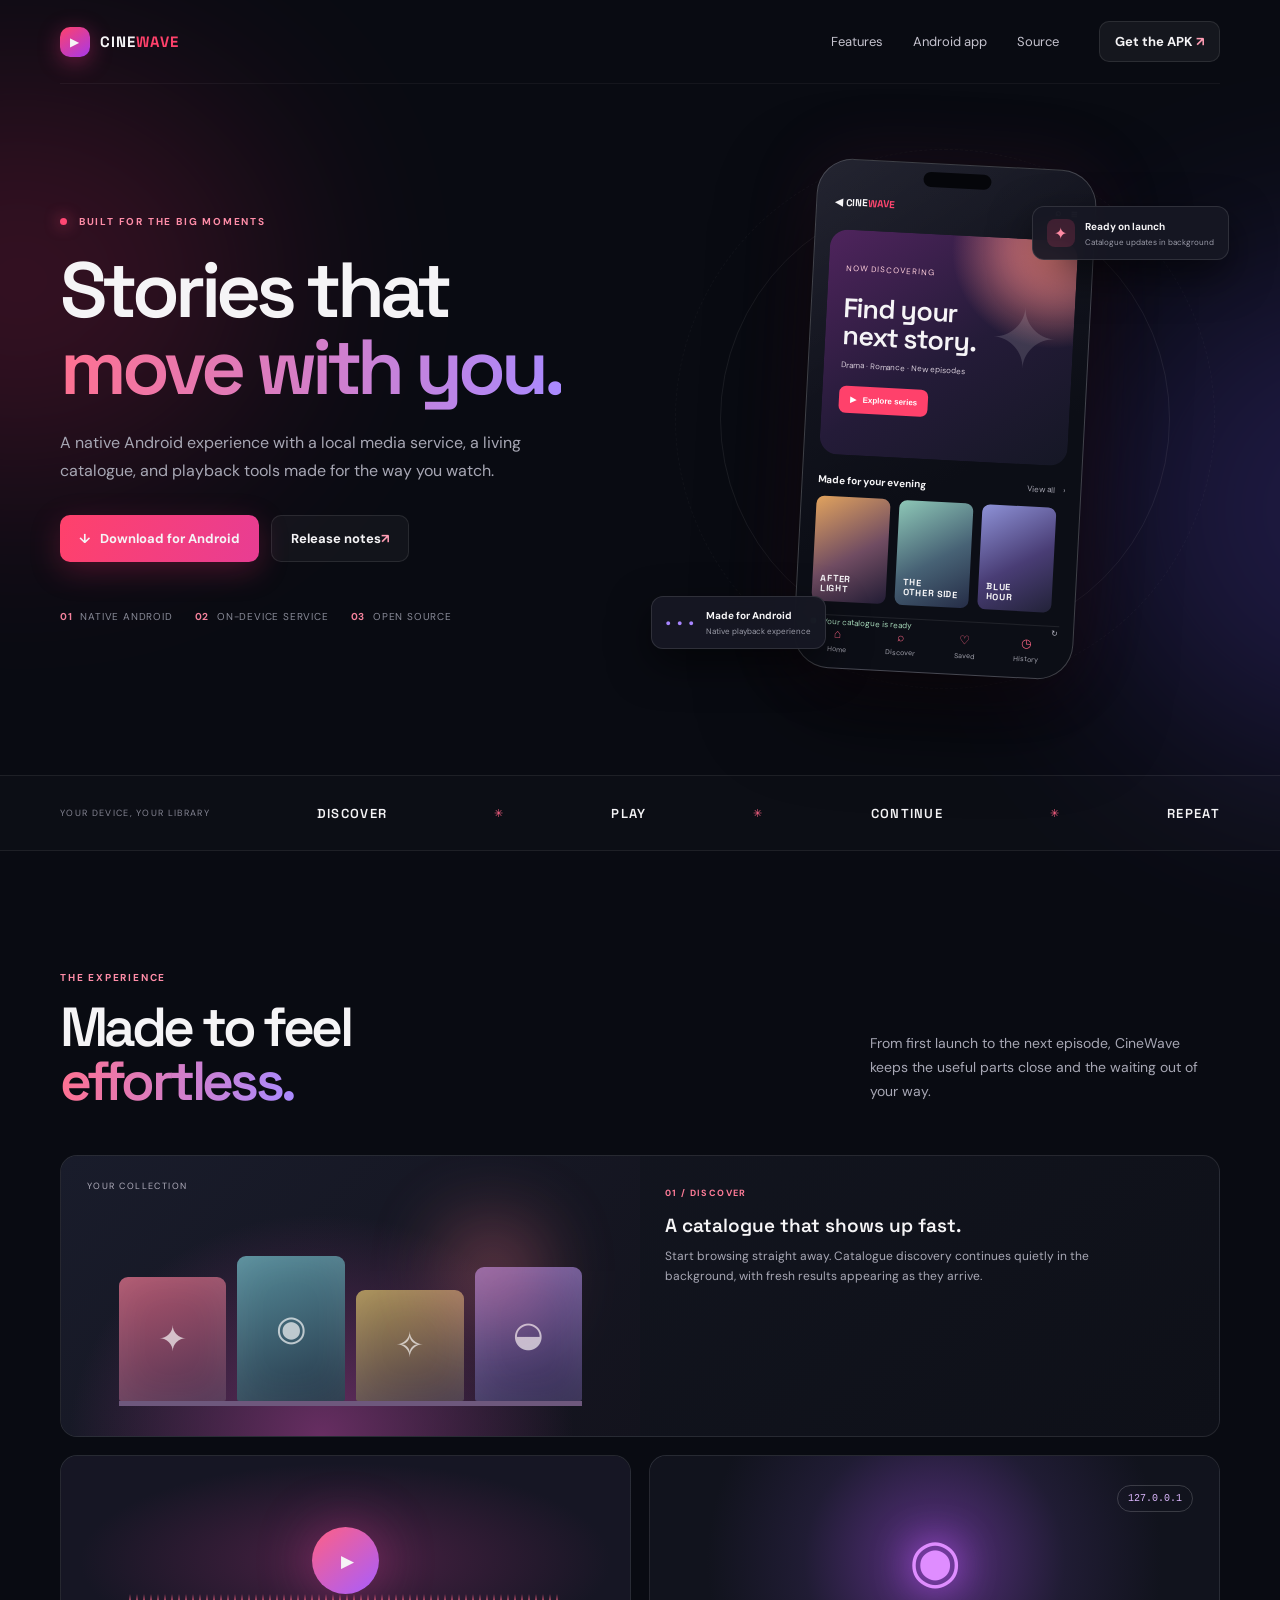
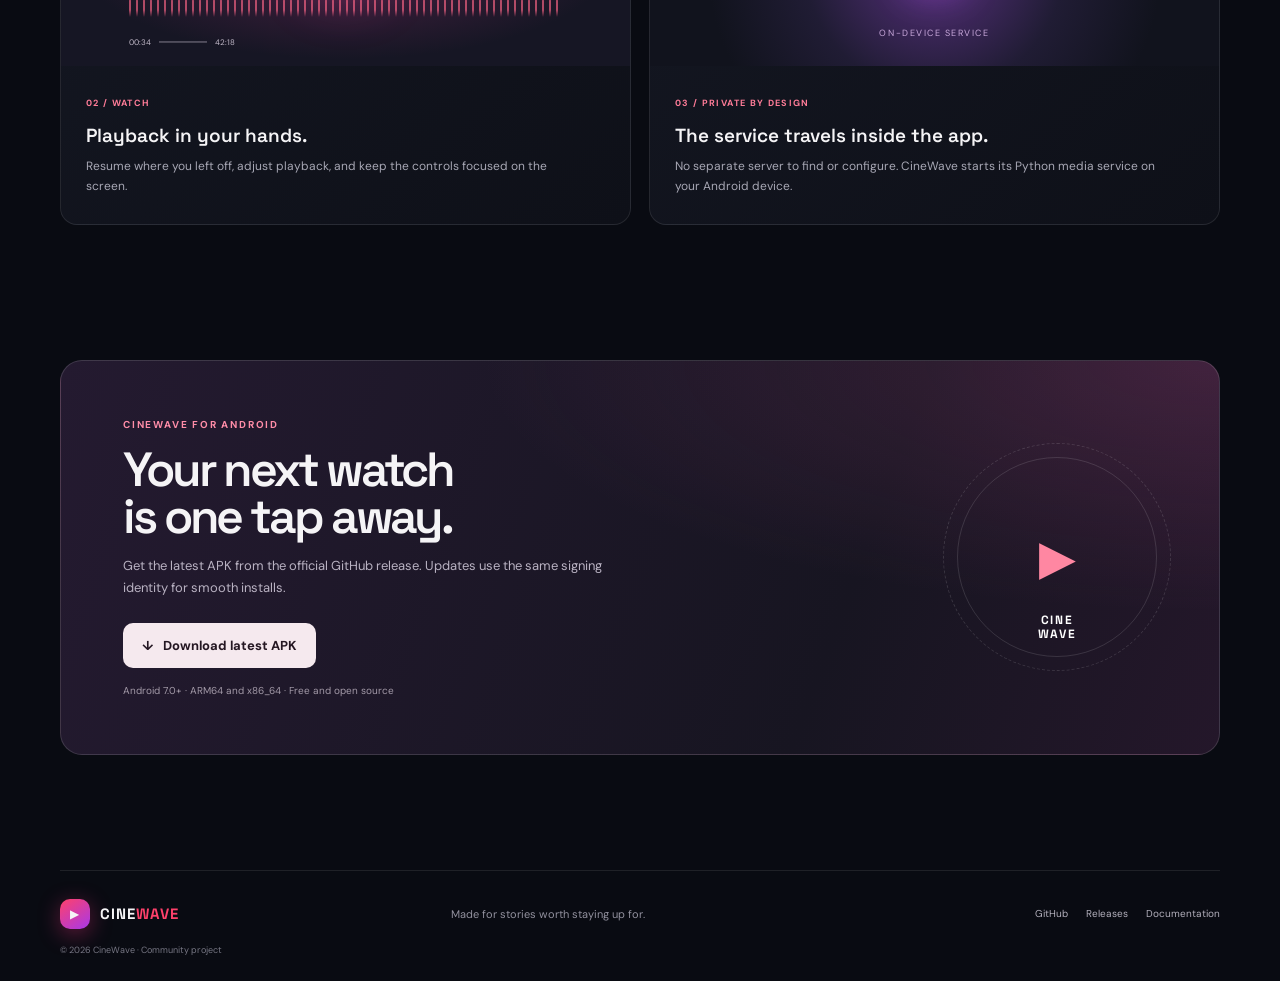
<file: docs/index.html>
<!doctype html>
<html lang="en">
<head>
  <meta charset="utf-8">
  <meta name="viewport" content="width=device-width, initial-scale=1">
  <meta name="theme-color" content="#090b12">
  <meta name="description" content="CineWave is a native Android media companion with an embedded local service, catalogue discovery, playback, and downloads.">
  <title>CineWave — Your screen, in flow</title>
  <link rel="preconnect" href="https://fonts.googleapis.com">
  <link rel="preconnect" href="https://fonts.gstatic.com" crossorigin>
  <link href="https://fonts.googleapis.com/css2?family=DM+Sans:wght@400;500;600;700&family=Space+Grotesk:wght@500;600;700&display=swap" rel="stylesheet">
  <link rel="stylesheet" href="site.css">
  <script src="site.js" defer></script>
</head>
<body>
  <div class="glow glow-a"></div><div class="glow glow-b"></div>
  <header class="topbar wrap">
    <a class="brand" href="#top" aria-label="CineWave home"><span class="brand-icon">▶</span><span>CINE<span>WAVE</span></span></a>
    <button class="menu-toggle" aria-expanded="false" aria-controls="site-nav">Menu</button>
    <nav id="site-nav"><a href="#features">Features</a><a href="#android">Android app</a><a href="https://github.com/rath0darya/Ary">Source</a></nav>
    <a class="nav-download" href="https://github.com/rath0darya/Ary/releases/latest/download/CineWave.apk">Get the APK <span>↗</span></a>
  </header>
  <main id="top">
    <section class="hero wrap">
      <div class="hero-copy"><div class="eyebrow"><i></i> BUILT FOR THE BIG MOMENTS</div>
        <h1>Stories that<br><em>move with you.</em></h1>
        <p class="lead">A native Android experience with a local media service, a living catalogue, and playback tools made for the way you watch.</p>
        <div class="hero-actions"><a class="button primary" href="https://github.com/rath0darya/Ary/releases/latest/download/CineWave.apk">↓ &nbsp; Download for Android</a><a class="button secondary" href="https://github.com/rath0darya/Ary/releases">Release notes <span>↗</span></a></div>
        <div class="hero-foot"><span><b>01</b> Native Android</span><span><b>02</b> On-device service</span><span><b>03</b> Open source</span></div>
      </div>
      <div class="phone-stage" aria-label="CineWave app preview">
        <div class="orbit orbit-one"></div><div class="orbit orbit-two"></div>
        <div class="phone"><div class="phone-notch"></div><div class="app-top"><span>◀ CINE<span>WAVE</span></span><span>⌕　☰</span></div>
          <div class="app-hero"><small>NOW DISCOVERING</small><h2>Find your<br>next story.</h2><p>Drama · Romance · New episodes</p><button>▶ &nbsp; Explore series</button></div>
          <div class="app-row-title">Made for your evening <span>View all　›</span></div><div class="posters"><div class="poster poster-one"><b>AFTER<br>LIGHT</b></div><div class="poster poster-two"><b>THE<br>OTHER SIDE</b></div><div class="poster poster-three"><b>BLUE<br>HOUR</b></div></div>
          <div class="app-status"><i></i> Your catalogue is ready <span>↻</span></div>
          <div class="app-tabs"><span>⌂<small>Home</small></span><span>⌕<small>Discover</small></span><span>♡<small>Saved</small></span><span>◷<small>History</small></span></div>
        </div>
        <div class="float-card float-top"><span class="float-icon">✦</span><span><b>Ready on launch</b><small>Catalogue updates in background</small></span></div>
        <div class="float-card float-bottom"><span class="signal">● ● ●</span><span><b>Made for Android</b><small>Native playback experience</small></span></div>
      </div>
    </section>
    <section class="ticker"><div class="wrap ticker-inner"><span>YOUR DEVICE, YOUR LIBRARY</span><b>DISCOVER</b><i>✳</i><b>PLAY</b><i>✳</i><b>CONTINUE</b><i>✳</i><b>REPEAT</b></div></section>
    <section id="features" class="features wrap section-pad"><div class="section-heading"><div><div class="eyebrow">THE EXPERIENCE</div><h2>Made to feel<br><em>effortless.</em></h2></div><p>From first launch to the next episode, CineWave keeps the useful parts close and the waiting out of your way.</p></div>
      <div class="feature-grid">
        <article class="feature-card feature-wide"><div class="card-art art-catalogue"><span class="art-label">YOUR COLLECTION</span><div class="mini-shelf"><i>✦</i><i>◉</i><i>✧</i><i>◒</i></div><span class="art-dot"></span></div><div class="feature-text"><span class="number">01 / DISCOVER</span><h3>A catalogue that shows up fast.</h3><p>Start browsing straight away. Catalogue discovery continues quietly in the background, with fresh results appearing as they arrive.</p></div></article>
        <article class="feature-card"><div class="card-art art-player"><div class="play-ring">▶</div><div class="waveform"></div><span>00:34　━━━━━━　42:18</span></div><div class="feature-text"><span class="number">02 / WATCH</span><h3>Playback in your hands.</h3><p>Resume where you left off, adjust playback, and keep the controls focused on the screen.</p></div></article>
        <article class="feature-card"><div class="card-art art-local"><span class="local-orbit">◉</span><span class="local-pill">127.0.0.1</span><span class="local-label">ON-DEVICE SERVICE</span></div><div class="feature-text"><span class="number">03 / PRIVATE BY DESIGN</span><h3>The service travels inside the app.</h3><p>No separate server to find or configure. CineWave starts its Python media service on your Android device.</p></div></article>
      </div>
    </section>
    <section id="android" class="download-section"><div class="wrap download-card"><div><div class="eyebrow">CINEWAVE FOR ANDROID</div><h2>Your next watch<br>is one tap away.</h2><p>Get the latest APK from the official GitHub release. Updates use the same signing identity for smooth installs.</p><a class="button light" href="https://github.com/rath0darya/Ary/releases/latest/download/CineWave.apk">↓ &nbsp; Download latest APK</a><small class="download-meta">Android 7.0+ · ARM64 and x86_64 · Free and open source</small></div><div class="download-mark"><span>▶</span><b>CINE<br>WAVE</b><i></i></div></div></section>
  </main>
  <footer class="wrap footer"><a class="brand" href="#top"><span class="brand-icon">▶</span><span>CINE<span>WAVE</span></span></a><p>Made for stories worth staying up for.</p><div><a href="https://github.com/rath0darya/Ary">GitHub</a><a href="https://github.com/rath0darya/Ary/releases">Releases</a><a href="https://github.com/rath0darya/Ary/blob/main/README.md">Documentation</a></div><small>© <span id="year"></span> CineWave · Community project</small></footer>
</body>
</html>
</file>
<file: docs/site.css>
:root{color-scheme:dark;--bg:#090b12;--panel:#11141e;--text:#f5f4f6;--muted:#a7a7b4;--pink:#ff416b;--violet:#956bff;--line:#ffffff18}*{box-sizing:border-box}html{scroll-behavior:smooth}body{margin:0;background:var(--bg);color:var(--text);font-family:"DM Sans",sans-serif;overflow-x:hidden}a{color:inherit;text-decoration:none}.wrap{width:min(1160px,calc(100% - 48px));margin-inline:auto}.glow{position:absolute;pointer-events:none;filter:blur(110px);opacity:.2;border-radius:50%;z-index:-1}.glow-a{background:#eb2966;width:500px;height:400px;top:80px;left:-230px}.glow-b{background:#7253ff;width:500px;height:500px;top:260px;right:-320px}.topbar{height:84px;display:flex;align-items:center;gap:40px;border-bottom:1px solid #ffffff0c}.brand{display:flex;gap:10px;align-items:center;font:700 15px "Space Grotesk",sans-serif;letter-spacing:.07em}.brand>span:last-child>span,.app-top>span>span{color:var(--pink)}.brand-icon{display:grid;place-items:center;width:30px;height:30px;border-radius:10px;background:linear-gradient(145deg,var(--pink),#a738e9);font-size:11px;box-shadow:0 5px 22px #ee327d66}.topbar nav{display:flex;gap:30px;margin-left:auto;color:#c5c3ce;font-size:13px}.topbar nav a:hover,.footer a:hover{color:white}.nav-download{font-size:13px;font-weight:700;background:#ffffff0d;border:1px solid var(--line);padding:11px 15px;border-radius:10px}.nav-download span,.button span{color:#ff9db4}.menu-toggle{display:none}.hero{display:grid;grid-template-columns:1fr .9fr;align-items:center;min-height:690px;padding-block:55px 76px}.eyebrow{font-size:10px;letter-spacing:.18em;font-weight:700;color:#ff8da8}.eyebrow i{display:inline-block;width:7px;height:7px;border-radius:50%;background:#ff4773;margin-right:8px;box-shadow:0 0 15px #ff4773}.hero h1,.section-heading h2,.download-card h2{font:600 clamp(52px,6.3vw,78px)/.98 "Space Grotesk",sans-serif;letter-spacing:-.065em;margin:24px 0}.hero h1 em,.section-heading h2 em{font-style:normal;background:linear-gradient(95deg,#ff7190,#a98aff);color:transparent;background-clip:text}.lead{max-width:500px;color:var(--muted);font-size:16px;line-height:1.75}.hero-actions{display:flex;gap:12px;margin-top:30px;flex-wrap:wrap}.button{display:inline-flex;align-items:center;justify-content:center;padding:14px 19px;border-radius:10px;font-size:13px;font-weight:700;transition:transform .2s,filter .2s}.button:hover{transform:translateY(-2px);filter:brightness(1.1)}.button.primary{background:linear-gradient(110deg,#ff416b,#e83d93);box-shadow:0 9px 30px #f02b6840}.button.secondary{background:#ffffff0a;border:1px solid var(--line)}.hero-foot{display:flex;gap:22px;margin-top:48px;color:#898b98;font-size:10px;text-transform:uppercase;letter-spacing:.08em;flex-wrap:wrap}.hero-foot b{color:#f4829c;margin-right:4px}.phone-stage{height:560px;position:relative;display:grid;place-items:center}.orbit{position:absolute;border:1px solid #ffffff12;border-radius:50%;width:450px;height:450px}.orbit-two{width:540px;height:540px;border-style:dashed;opacity:.45}.phone{position:relative;width:280px;height:510px;padding:18px 15px 12px;border:1px solid #ffffff35;border-radius:36px;background:linear-gradient(150deg,#1a1b28,#0c0e16 60%);box-shadow:0 35px 90px #000a,0 0 75px #bd326b21;overflow:hidden;transform:rotate(3deg)}.phone:before{content:"";position:absolute;inset:0;background:linear-gradient(145deg,#ffffff0b,transparent 36%);pointer-events:none}.phone-notch{position:absolute;top:8px;left:50%;transform:translateX(-50%);width:68px;height:15px;background:#05060a;border-radius:9px}.app-top{display:flex;justify-content:space-between;padding:18px 3px 20px;font:700 10px "Space Grotesk"}.app-hero{height:225px;padding:25px 17px;border-radius:18px;background:radial-gradient(ellipse at 90% 5%,#ff8c89 0,transparent 32%),linear-gradient(145deg,#4f245d,#241b38 53%,#151725);position:relative;overflow:hidden}.app-hero:after{content:"✦";position:absolute;right:15px;top:48px;font-size:82px;color:#ffffff23}.app-hero small{font-size:8px;letter-spacing:.12em;color:#ffd0dc}.app-hero h2{font:600 27px/1.04 "Space Grotesk";margin:18px 0 10px;letter-spacing:-.04em}.app-hero p{font-size:8px;color:#d5cbd8}.app-hero button{border:0;border-radius:7px;background:#ff416b;color:white;padding:9px 11px;font-size:8px;font-weight:700;margin-top:8px}.app-row-title{font-size:10px;font-weight:700;margin:19px 0 10px}.app-row-title span{float:right;color:#a6a5b1;font-weight:400;font-size:8px}.posters{display:flex;gap:9px}.poster{height:105px;width:74px;border-radius:8px;display:flex;align-items:end;padding:8px;font:700 9px/1.05 "Space Grotesk";letter-spacing:.08em}.poster-one{background:linear-gradient(150deg,#e1a35e,#704c62 55%,#211c34)}.poster-two{background:linear-gradient(150deg,#8ec8b7,#476275 55%,#252c46)}.poster-three{background:linear-gradient(150deg,#8e92d7,#493d75 55%,#222238)}.app-status{font-size:8px;color:#a7d9ba;margin-top:15px}.app-status i{display:inline-block;width:6px;height:6px;background:#6ae49a;border-radius:50%;margin-right:5px}.app-status span{float:right;color:#b5b4c0}.app-tabs{position:absolute;bottom:14px;left:14px;right:14px;display:flex;justify-content:space-around;border-top:1px solid #ffffff16;padding-top:10px;color:#ff6686;font-size:12px}.app-tabs span{text-align:center}.app-tabs small{display:block;color:#a2a2ad;font-size:7px;margin-top:3px}.float-card{position:absolute;z-index:2;display:flex;align-items:center;gap:10px;padding:12px 14px;background:#171824eF;border:1px solid #ffffff1c;border-radius:12px;box-shadow:0 15px 40px #0008;backdrop-filter:blur(15px)}.float-card b,.float-card small{display:block}.float-card b{font-size:10px}.float-card small{font-size:8px;color:#9a9ba8;margin-top:4px}.float-top{top:67px;right:-9px}.float-bottom{bottom:50px;left:-20px}.float-icon{width:28px;height:28px;display:grid;place-items:center;background:#fd47752b;color:#ff8ba4;border-radius:8px}.signal{font-size:9px;letter-spacing:2px;color:#a785ff}.ticker{border-block:1px solid #ffffff13;background:#ffffff03}.ticker-inner{height:74px;display:flex;align-items:center;justify-content:space-between;gap:16px;font-size:11px;letter-spacing:.12em}.ticker-inner>span{color:#858593;font-size:9px}.ticker-inner b{font:600 13px "Space Grotesk"}.ticker-inner i{font-style:normal;color:#ff6286}.section-pad{padding-block:120px}.section-heading{display:flex;justify-content:space-between;align-items:end;margin-bottom:46px}.section-heading h2{font-size:55px;margin:17px 0 0}.section-heading>p{max-width:350px;color:var(--muted);font-size:14px;line-height:1.7;margin-bottom:5px}.feature-grid{display:grid;grid-template-columns:1fr 1fr;gap:18px}.feature-card{border:1px solid var(--line);background:linear-gradient(140deg,#141722,#0e1018);border-radius:17px;overflow:hidden}.feature-wide{grid-column:1/-1;display:grid;grid-template-columns:1fr 1fr}.card-art{height:210px;position:relative;overflow:hidden}.feature-wide .card-art{height:auto;min-height:280px}.art-catalogue{background:radial-gradient(ellipse at 45% 100%,#672e62,transparent 56%),linear-gradient(135deg,#191c2b,#13131d)}.art-label{position:absolute;top:24px;left:26px;color:#b0adbc;font-size:9px;letter-spacing:.16em}.mini-shelf{position:absolute;bottom:30px;left:10%;right:10%;height:145px;display:flex;align-items:end;gap:11px;border-bottom:5px solid #6e587d}.mini-shelf i{font-style:normal;height:125px;flex:1;border-radius:9px 9px 2px 2px;display:grid;place-items:center;font-size:35px;color:#ffffffaa;box-shadow:inset 0 0 40px #ffffff15}.mini-shelf i:nth-child(1){height:124px;background:linear-gradient(160deg,#ae556d,#503352)}.mini-shelf i:nth-child(2){height:145px;background:linear-gradient(160deg,#568c9a,#253648)}.mini-shelf i:nth-child(3){height:111px;background:linear-gradient(160deg,#a88e55,#473847)}.mini-shelf i:nth-child(4){height:134px;background:linear-gradient(160deg,#7861a6,#322b50)}.art-dot{position:absolute;right:19%;top:28%;width:75px;height:75px;border-radius:50%;background:#ff7990;filter:blur(43px);opacity:.7}.feature-text{padding:24px 25px 27px}.number{color:#ff7c98;font-size:9px;letter-spacing:.15em;font-weight:700}.feature-text h3{font:600 19px "Space Grotesk";margin:12px 0 8px}.feature-text p{font-size:12px;line-height:1.7;color:var(--muted);margin:0;max-width:490px}.art-player{background:radial-gradient(ellipse,#4a2144,#161624 66%);display:grid;place-items:center}.play-ring{display:grid;place-items:center;border-radius:50%;width:67px;height:67px;background:linear-gradient(140deg,#ff6084,#a75dff);font-size:17px;padding-left:4px;box-shadow:0 0 55px #e540a066}.waveform{position:absolute;left:12%;right:12%;bottom:49px;height:23px;background:repeating-linear-gradient(90deg,#ff6687 0 2px,transparent 2px 7px);mask-image:linear-gradient(0deg,transparent,#000 30%,#000 70%,transparent);opacity:.65}.art-player>span{position:absolute;bottom:18px;left:12%;font-size:8px;color:#c0b8c7}.art-local{background:radial-gradient(circle at center,#593180,#201c34 43%,#11131d 75%);display:grid;place-items:center}.local-orbit{font-size:60px;color:#df8dff;text-shadow:0 0 40px #bf58f6}.local-pill{position:absolute;top:29px;right:26px;border:1px solid #ffffff2b;border-radius:20px;padding:7px 10px;color:#d9b5fa;font:10px monospace}.local-label{position:absolute;bottom:27px;font-size:9px;letter-spacing:.17em;color:#c9a8db}.download-section{padding:15px 0 115px}.download-card{position:relative;overflow:hidden;border:1px solid #ffffff22;border-radius:22px;padding:57px 62px;background:radial-gradient(ellipse at 100% 0,#a7468140,transparent 45%),linear-gradient(110deg,#241a30,#171521 67%,#24172a);display:flex;justify-content:space-between;align-items:center}.download-card h2{font-size:48px;margin:15px 0}.download-card p{max-width:490px;color:#b9b2c2;font-size:13px;line-height:1.7;margin-bottom:24px}.button.light{background:#f5e9ee;color:#241722}.download-meta{display:block;margin-top:16px;color:#a39aa8;font-size:10px}.download-mark{width:200px;height:200px;border:1px solid #ffffff20;border-radius:50%;display:grid;place-items:center;position:relative;color:#ff87a2;font-size:48px}.download-mark b{position:absolute;font:700 12px/1.2 "Space Grotesk";letter-spacing:.14em;color:#fff;text-align:center;transform:translateY(70px)}.download-mark i{position:absolute;inset:-15px;border:1px dashed #ffffff22;border-radius:50%}.footer{min-height:100px;border-top:1px solid #ffffff17;display:grid;grid-template-columns:1fr 1fr 1fr;align-items:center;gap:12px;padding-block:25px}.footer>p{font-size:11px;color:#92919e}.footer>div{display:flex;gap:18px;justify-content:end;font-size:10px;color:#b3b0bc}.footer>small{grid-column:1/-1;color:#777784;font-size:9px}.muted{color:var(--muted)}
@media(max-width:800px){.wrap{width:min(100% - 36px,600px)}.topbar{height:70px;gap:12px}.topbar nav{display:none;position:absolute;top:62px;left:18px;right:18px;margin:0;padding:18px;background:#171823;border:1px solid var(--line);border-radius:12px;z-index:9;flex-direction:column;gap:18px}.topbar nav.open{display:flex}.menu-toggle{display:block;margin-left:auto;border:1px solid var(--line);border-radius:8px;background:#ffffff08;color:white;padding:9px 12px}.nav-download{font-size:11px;padding:10px}.hero{grid-template-columns:1fr;padding-top:68px;gap:14px}.hero h1{font-size:62px}.lead{font-size:14px}.hero-foot{margin-top:32px}.phone-stage{height:520px}.orbit{width:380px;height:380px}.orbit-two{width:450px;height:450px}.float-top{right:0}.float-bottom{left:0}.section-pad{padding-block:82px}.section-heading{align-items:start;display:block}.section-heading h2{font-size:48px}.section-heading>p{margin-top:22px}.feature-wide{grid-template-columns:1fr}.feature-wide .card-art{min-height:220px}.download-card{padding:40px 30px}.download-mark{width:130px;height:130px;flex:none}.download-mark>b{transform:translateY(48px);font-size:9px}.download-card h2{font-size:39px}}
@media(max-width:520px){.wrap{width:calc(100% - 32px)}.brand{font-size:13px}.brand-icon{width:27px;height:27px}.hero{padding-top:55px}.hero h1{font-size:53px}.hero-actions{display:grid;grid-template-columns:1fr}.hero-actions .button{width:100%}.hero-foot{gap:13px;font-size:8px}.phone-stage{height:480px;transform:scale(.91);transform-origin:top center;margin-bottom:-25px}.phone{width:260px;height:480px}.app-hero{height:204px}.float-card{padding:10px}.float-top{right:-4px;top:42px}.float-bottom{left:-4px;bottom:35px}.ticker-inner{height:65px;gap:10px}.ticker-inner>span{display:none}.ticker-inner b{font-size:10px}.ticker-inner i{font-size:10px}.section-heading h2{font-size:42px}.feature-grid{grid-template-columns:1fr}.feature-wide{grid-column:auto}.feature-card .card-art{height:190px}.feature-wide .card-art{min-height:190px}.feature-text{padding:21px}.download-section{padding-bottom:75px}.download-card{padding:34px 24px;display:block}.download-card h2{font-size:40px}.download-mark{position:absolute;right:-42px;bottom:-45px;opacity:.22}.download-card>div:first-child{position:relative;z-index:1}.download-card p{font-size:12px}.footer{grid-template-columns:1fr auto}.footer>p{grid-row:2;grid-column:1/-1;margin:0}.footer>div{grid-column:1/-1;justify-content:start;flex-wrap:wrap}.footer>small{grid-row:4}}
@media(prefers-reduced-motion:reduce){html{scroll-behavior:auto}*,*:before,*:after{transition:none!important}}
</file>
